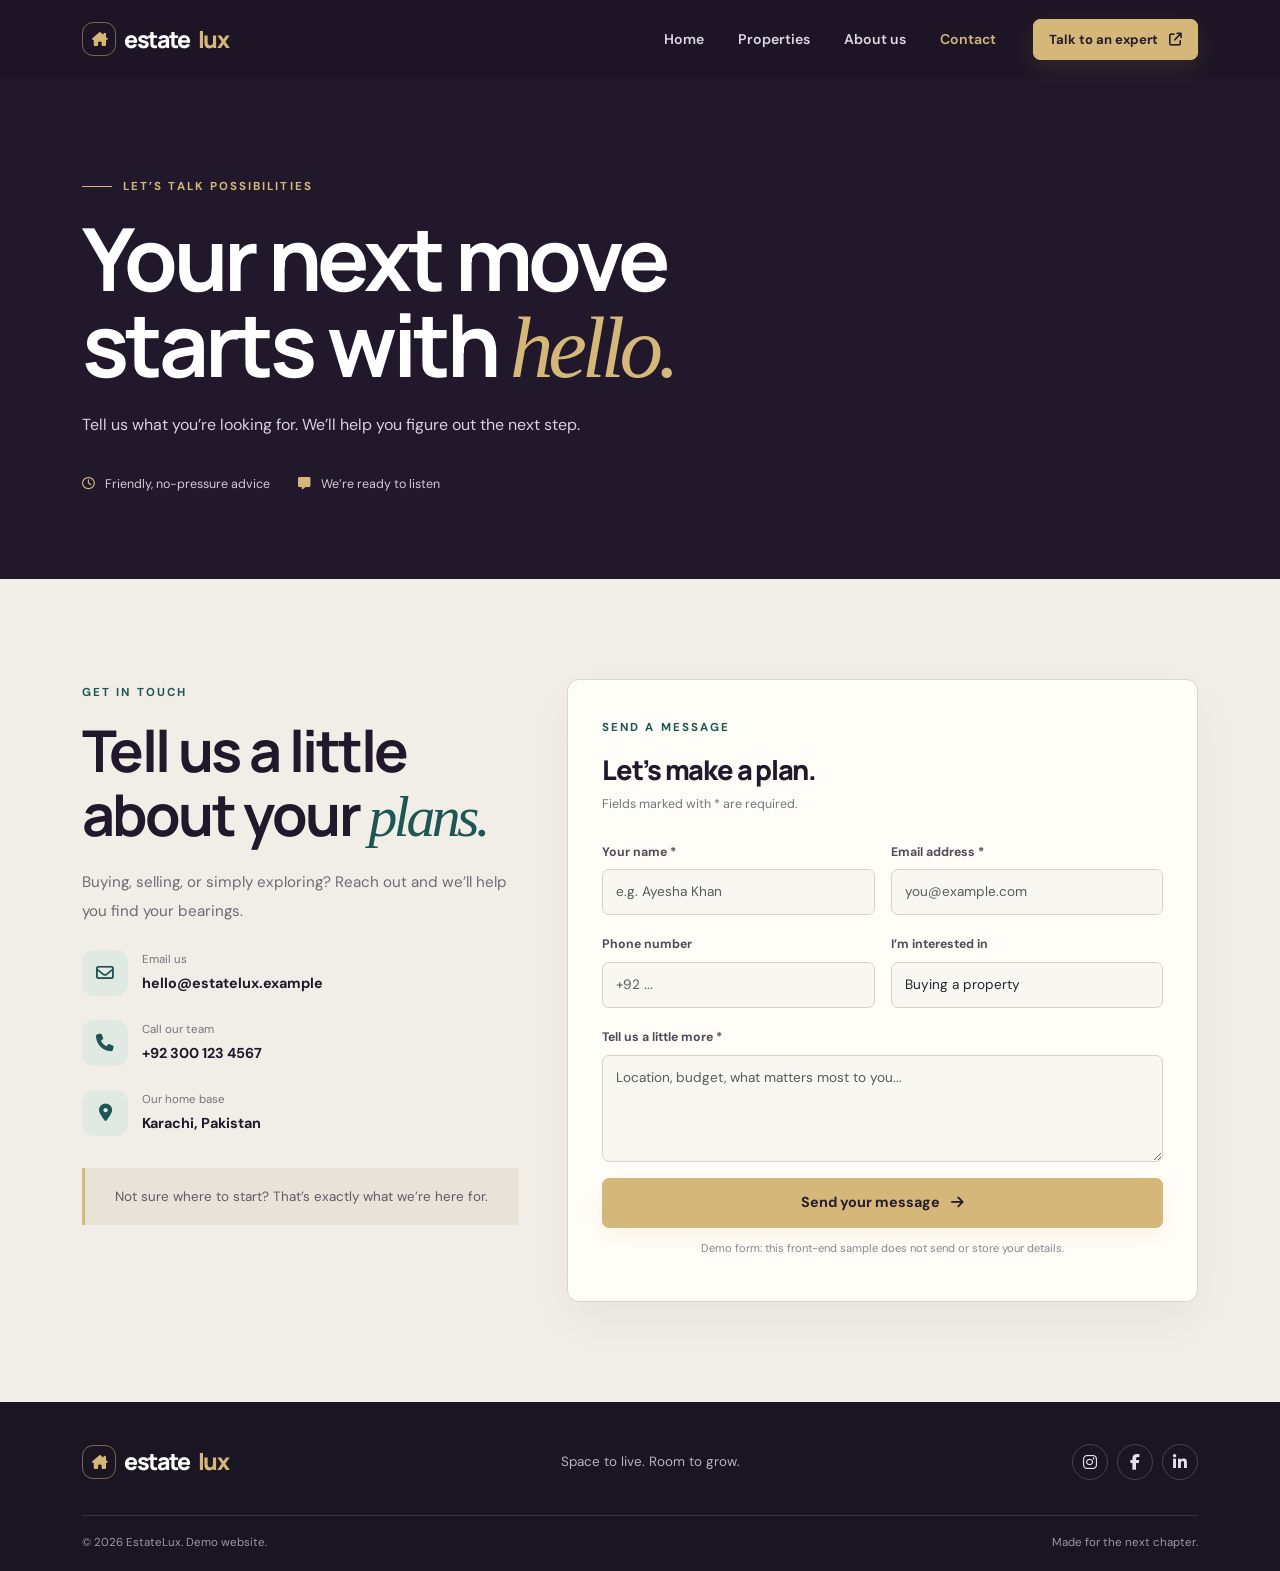
<file: contact.html>
<!DOCTYPE html>
<html lang="en">
<head>
    <meta charset="UTF-8">
    <meta name="viewport" content="width=device-width, initial-scale=1">
    <title>Contact | EstateLux</title>

    <link rel="preconnect" href="https://fonts.googleapis.com">
    <link rel="preconnect" href="https://fonts.gstatic.com" crossorigin>
    <link href="https://fonts.googleapis.com/css2?family=DM+Sans:wght@400;500;600;700&family=Manrope:wght@400;500;600;700;800&display=swap" rel="stylesheet">
    <link href="https://cdn.jsdelivr.net/npm/bootstrap@5.3.3/dist/css/bootstrap.min.css" rel="stylesheet">
    <link href="https://cdnjs.cloudflare.com/ajax/libs/font-awesome/6.5.2/css/all.min.css" rel="stylesheet">
    <link href="style.css" rel="stylesheet">
</head>
<body>

    <nav class="navbar navbar-expand-lg fixed-top site-nav">
        <div class="container">
            <a class="navbar-brand brand" href="index.html">
                <span class="brand-mark"><i class="fa-solid fa-house-chimney"></i></span>
                estate<span>lux</span>
            </a>

            <button class="navbar-toggler" type="button" data-bs-toggle="collapse" data-bs-target="#mainNav" aria-label="Toggle navigation">
                <span class="navbar-toggler-icon"></span>
            </button>

            <div class="collapse navbar-collapse" id="mainNav">
                <ul class="navbar-nav ms-auto align-items-lg-center gap-lg-2">
                    <li class="nav-item"><a class="nav-link" href="index.html">Home</a></li>
                    <li class="nav-item"><a class="nav-link" href="properties.html">Properties</a></li>
                    <li class="nav-item"><a class="nav-link" href="about.html">About us</a></li>
                    <li class="nav-item"><a class="nav-link active" href="contact.html">Contact</a></li>
                    <li class="nav-item ms-lg-3">
                        <a class="btn btn-gold nav-cta" href="#contactForm">
                            Talk to an expert <i class="fa-solid fa-arrow-up-right-from-square ms-2"></i>
                        </a>
                    </li>
                </ul>
            </div>
        </div>
    </nav>

    <header class="page-hero contact-hero">
        <div class="container">
            <span class="eyebrow">
                <span class="eyebrow-line"></span>
                Let’s talk possibilities
            </span>
            <h1>Your next move<br>starts with <em>hello.</em></h1>
            <p>Tell us what you’re looking for. We’ll help you figure out the next step.</p>

            <div class="page-hero-meta">
                <span><i class="fa-regular fa-clock me-2"></i> Friendly, no-pressure advice</span>
                <span><i class="fa-solid fa-message me-2"></i> We’re ready to listen</span>
            </div>
        </div>
    </header>

    <main>
        <section class="section-space contact-section">
            <div class="container">
                <div class="row g-5">
                    <div class="col-lg-5 reveal">
                        <span class="eyebrow dark-eyebrow">Get in touch</span>
                        <h2>Tell us a little about your <em>plans.</em></h2>
                        <p class="muted-copy">
                            Buying, selling, or simply exploring? Reach out and we’ll help you find your bearings.
                        </p>

                        <div class="contact-detail">
                            <span class="contact-icon"><i class="fa-regular fa-envelope"></i></span>
                            <div>
                                <small>Email us</small>
                                <strong>hello@estatelux.example</strong>
                            </div>
                        </div>

                        <div class="contact-detail">
                            <span class="contact-icon"><i class="fa-solid fa-phone"></i></span>
                            <div>
                                <small>Call our team</small>
                                <strong>+92 300 123 4567</strong>
                            </div>
                        </div>

                        <div class="contact-detail">
                            <span class="contact-icon"><i class="fa-solid fa-location-dot"></i></span>
                            <div>
                                <small>Our home base</small>
                                <strong>Karachi, Pakistan</strong>
                            </div>
                        </div>

                        <div class="contact-note">
                            <i class="fa-solid fa-sparkles"></i>
                            <span>Not sure where to start? That’s exactly what we’re here for.</span>
                        </div>
                    </div>

                    <div class="col-lg-7 reveal">
                        <form class="contact-form" id="contactForm">
                            <div class="form-heading">
                                <span class="eyebrow dark-eyebrow">Send a message</span>
                                <h3>Let’s make a plan.</h3>
                                <p>Fields marked with * are required.</p>
                            </div>

                            <div class="row g-3">
                                <div class="col-md-6">
                                    <label for="fullName" class="form-label">Your name *</label>
                                    <input class="form-control" id="fullName" name="name" placeholder="e.g. Ayesha Khan" required>
                                </div>

                                <div class="col-md-6">
                                    <label for="email" class="form-label">Email address *</label>
                                    <input class="form-control" type="email" id="email" name="email" placeholder="you@example.com" required>
                                </div>

                                <div class="col-md-6">
                                    <label for="phone" class="form-label">Phone number</label>
                                    <input class="form-control" id="phone" name="phone" placeholder="+92 ...">
                                </div>

                                <div class="col-md-6">
                                    <label for="interest" class="form-label">I’m interested in</label>
                                    <select class="form-select" id="interest" name="interest">
                                        <option>Buying a property</option>
                                        <option>Selling a property</option>
                                        <option>Investment advice</option>
                                        <option>Just exploring</option>
                                    </select>
                                </div>

                                <div class="col-12">
                                    <label for="message" class="form-label">Tell us a little more *</label>
                                    <textarea class="form-control" id="message" name="message" rows="4" placeholder="Location, budget, what matters most to you..." required></textarea>
                                </div>

                                <div class="col-12">
                                    <button class="btn btn-gold btn-lg w-100" type="submit">
                                        Send your message <i class="fa-solid fa-arrow-right ms-2"></i>
                                    </button>
                                    <p class="form-disclaimer">
                                        Demo form: this front-end sample does not send or store your details.
                                    </p>
                                    <div id="formFeedback" class="form-feedback" role="status" aria-live="polite"></div>
                                </div>
                            </div>
                        </form>
                    </div>
                </div>
            </div>
        </section>
    </main>

    <footer class="site-footer">
        <div class="container">
            <div class="footer-top">
                <a class="navbar-brand brand" href="index.html">
                    <span class="brand-mark"><i class="fa-solid fa-house-chimney"></i></span>
                    estate<span>lux</span>
                </a>
                <p>Space to live. Room to grow.</p>
                <div class="social-links">
                    <a href="#" aria-label="Instagram"><i class="fa-brands fa-instagram"></i></a>
                    <a href="#" aria-label="Facebook"><i class="fa-brands fa-facebook-f"></i></a>
                    <a href="#" aria-label="LinkedIn"><i class="fa-brands fa-linkedin-in"></i></a>
                </div>
            </div>

            <div class="footer-bottom">
                <span>© <span class="year"></span> EstateLux. Demo website.</span>
                <span>Made for the next chapter.</span>
            </div>
        </div>
    </footer>

    <button id="backToTop" class="back-to-top" aria-label="Back to top">
        <i class="fa-solid fa-arrow-up"></i>
    </button>

    <script src="https://code.jquery.com/jquery-3.7.1.min.js"></script>
    <script src="https://cdn.jsdelivr.net/npm/bootstrap@5.3.3/dist/js/bootstrap.bundle.min.js"></script>
    <script src="script.js"></script>
</body>
</html>
</file>
<file: style.css>
/* EstateLux — midnight plum, deep teal and muted champagne. */
:root
{
    --plum:#21182b;
    --plum-2:#30233d;
    --teal:#1e5654;
    --teal-light:#2c7770;
    --gold:#d5b779;
    --gold-bright:#e7cd91;
    --ink:#25232b;
    --muted:#77737d;
    --paper:#f1eee8;
    --paper-2:#e8e2d8;
    --white:#fffdf8;
    --line:rgba(37,35,43,.12);
    --font-head:'Manrope',sans-serif;
    --font-body:'DM Sans',sans-serif
}
*
{
    box-sizing:border-box
}
html
{
    scroll-behavior:smooth;
    scroll-padding-top:85px
}
body
{
    margin:0;
    background:var(--paper);
    color:var(--ink);
    font-family:var(--font-body);
    overflow-x:hidden
}
h1,h2,h3,h4
{
    font-family:var(--font-head);
    letter-spacing:-.045em
}
a
{
    text-decoration:none
}
img
{
    max-width:100%;
    display:block
}
.section-space
{
    padding:100px 0
}
.site-nav
{
    padding:17px 0;
    background:rgba(29,22,38,.94);
    backdrop-filter:blur(16px);
    transition:padding .3s,box-shadow .3s
}
.site-nav.scrolled
{
    padding:10px 0;
    box-shadow:0 8px 30px #140e1b30
}
.brand
{
    font-family:var(--font-head);
    font-weight:800;
    font-size:1.45rem;
    letter-spacing:-.06em;
    color:#fff!important;
    display:inline-flex;
    align-items:center;
    gap:8px
}
.brand>span:last-child
{
    color:var(--gold)
}
.brand-mark
{
    width:34px;
    height:34px;
    border:1px solid #d5b77980;
    border-radius:11px;
    display:inline-grid;
    place-items:center;
    color:var(--gold);
    font-size:14px
}
.nav-link
{
    color:#ded8e3!important;
    font-size:.88rem;
    font-weight:600;
    padding:11px 13px!important;
    transition:color .2s
}
.nav-link:hover,.nav-link.active
{
    color:var(--gold)!important
}
.navbar-toggler
{
    border:1px solid #ffffff44
}
.navbar-toggler:focus
{
    box-shadow:0 0 0 3px #d5b77940
}
.navbar-toggler-icon
{
    filter:invert(1)
}
.btn
{
    border-radius:7px;
    font-weight:700;
    font-size:.9rem;
    padding:13px 21px;
    transition:transform .25s,background .25s,border-color .25s,box-shadow .25s
}
.btn:hover
{
    transform:translateY(-3px)
}
.btn-gold
{
    background:var(--gold);
    color:#251d2b;
    border:1px solid var(--gold);
    box-shadow:0 8px 22px #d5b77920
}
.btn-gold:hover
{
    background:var(--gold-bright);
    border-color:var(--gold-bright);
    color:#251d2b;
    box-shadow:0 12px 28px #d5b77930
}
.btn-outline-light
{
    border-color:#ffffff70;
    color:#fff
}
.btn-outline-light:hover
{
    background:#fff;
    color:var(--plum)
}
.btn-dark-plum
{
    background:var(--plum);
    color:#fff;
    border:1px solid var(--plum)
}
.btn-dark-plum:hover
{
    background:var(--teal);
    color:#fff;
    border-color:var(--teal)
}
.nav-cta
{
    padding:10px 15px;
    font-size:.82rem
}
.hero
{
    min-height:740px;
    position:relative;
    color:#fff;
    background:var(--plum);
    isolation:isolate;
    overflow:hidden
}
.hero:before
{
    content:"";
    position:absolute;
    inset:0;
    background:linear-gradient(90deg,rgba(28,20,37,.96) 0%,rgba(28,20,37,.82) 43%,rgba(28,20,37,.2) 100%),url('https://images.unsplash.com/photo-1600607687939-ce8a6c25118c?auto=format&fit=crop&w=2000&q=90') center/cover;
    z-index:-2;
    animation:heroZoom 18s ease-in-out infinite alternate
}
.hero-shade
{
    position:absolute;
    inset:0;
    background:linear-gradient(0deg,#21182b 0%,transparent 32%);
    z-index:-1
}
.hero-grid
{
    position:absolute;
    inset:0;
    opacity:.11;
    background-image:linear-gradient(#ffffff20 1px,transparent 1px),linear-gradient(90deg,#ffffff20 1px,transparent 1px);
    background-size:90px 90px;
    mask-image:linear-gradient(90deg,#000,transparent 80%)
}
.hero-content
{
    position:relative;
    z-index:2
}
.hero h1,.page-hero h1
{
    font-size:clamp(3.5rem,7vw,6.5rem);
    font-weight:700;
    line-height:.99;
    margin:24px 0;
    max-width:850px
}
.hero h1 em,.page-hero h1 em,.section-heading h2 em,.about-band h2 em,.cta-inner h2 em,.mission-inner h2 em,.contact-section h2 em
{
    font-family:Georgia,serif;
    font-weight:400;
    color:var(--gold);
    letter-spacing:-.06em
}
.eyebrow
{
    display:inline-flex;
    align-items:center;
    gap:11px;
    color:var(--gold);
    font-size:.72rem;
    font-weight:700;
    letter-spacing:.18em;
    text-transform:uppercase
}
.eyebrow-line
{
    display:inline-block;
    width:30px;
    height:1px;
    background:var(--gold)
}
.dark-eyebrow
{
    color:var(--teal);
    margin-bottom:18px
}
.dark-eyebrow .eyebrow-line
{
    background:var(--teal)
}
.hero-lead
{
    font-size:1.08rem;
    line-height:1.8;
    color:#ded8e3;
    max-width:520px
}
.hero-proof
{
    display:flex;
    align-items:center;
    gap:15px
}
.proof-avatars
{
    display:flex;
    padding-left:5px
}
.proof-avatars span
{
    width:34px;
    height:34px;
    margin-left:-5px;
    border-radius:50%;
    display:grid;
    place-items:center;
    border:2px solid var(--plum);
    background:#a4b6aa;
    color:var(--plum);
    font-size:.62rem;
    font-weight:800
}
.proof-avatars span:nth-child(2)
{
    background:#d9b78a
}
.proof-avatars span:nth-child(3)
{
    background:#b7a8c5
}
.hero-proof strong,.hero-proof small
{
    display:block
}
.hero-proof strong
{
    font-size:.82rem
}
.hero-proof small
{
    color:#bfb7c6;
    font-size:.72rem;
    margin-top:3px
}
.proof-stars
{
    border-left:1px solid #ffffff30;
    padding-left:16px;
    color:var(--gold);
    font-weight:700;
    font-size:.8rem
}
.proof-stars i
{
    font-size:.72rem;
    margin-right:4px
}
.hero-note
{
    margin:240px 0 0 auto;
    max-width:315px;
    padding:22px;
    background:#241b2dd9;
    border:1px solid #ffffff28;
    border-radius:12px;
    backdrop-filter:blur(12px);
    display:flex;
    align-items:flex-start;
    gap:13px;
    animation:float 5s ease-in-out infinite
}
.note-icon
{
    width:38px;
    height:38px;
    border-radius:10px;
    background:#d5b7791f;
    color:var(--gold);
    display:grid;
    place-items:center;
    flex-shrink:0
}
.hero-note small
{
    color:#c4bacb;
    font-size:.7rem
}
.hero-note h3
{
    font-size:1.12rem;
    margin:5px 0
}
.hero-note p
{
    font-size:.78rem;
    color:#c4bacb;
    margin:0
}
.note-arrow
{
    margin-left:auto;
    color:var(--gold)
}
.hero-bottom
{
    position:absolute;
    bottom:25px;
    left:0;
    right:0;
    display:flex;
    justify-content:space-between;
    padding:0 5%;
    font-size:.62rem;
    letter-spacing:.18em;
    color:#b7aebd
}
.search-wrap
{
    position:relative;
    z-index:4;
    margin-top:-2px;
    background:var(--plum);
    padding:0 0 28px
}
.search-panel
{
    display:grid;
    grid-template-columns:1.15fr 1fr 1fr 1fr auto;
    gap:18px;
    align-items:center;
    padding:24px;
    background:var(--white);
    border-radius:12px;
    box-shadow:0 18px 50px #160f1d24;
    border:1px solid #d5b77945
}
.search-title
{
    display:flex;
    gap:12px;
    align-items:center
}
.search-icon
{
    width:42px;
    height:42px;
    border-radius:10px;
    background:#e8e2d8;
    color:var(--teal);
    display:grid;
    place-items:center
}
.search-title strong,.search-title small
{
    display:block
}
.search-title strong
{
    font-family:var(--font-head);
    font-size:.86rem
}
.search-title small
{
    font-size:.72rem;
    color:var(--muted);
    margin-top:3px
}
.search-field label
{
    display:block;
    font-size:.7rem;
    font-weight:700;
    color:var(--muted);
    margin:0 0 5px 2px
}
.search-field .form-select
{
    border:0;
    background-color:transparent;
    padding:5px 24px 5px 2px;
    font-weight:700;
    font-size:.83rem;
    color:var(--ink);
    box-shadow:none
}
.search-submit
{
    white-space:nowrap;
    padding:14px 18px
}
.stats-section
{
    padding:54px 0 65px;
    background:var(--paper)
}
.stat-card
{
    border-left:2px solid var(--gold);
    padding:3px 0 3px 22px
}
.stat-number
{
    font-family:var(--font-head);
    font-weight:800;
    font-size:clamp(2.1rem,4vw,3.2rem);
    letter-spacing:-.07em;
    color:var(--plum)
}
.stat-plus
{
    font-family:var(--font-head);
    font-weight:700;
    color:var(--teal);
    font-size:1.5rem
}
.stat-card p
{
    margin:5px 0 0;
    color:var(--muted);
    font-size:.82rem
}
.properties-section
{
    background:var(--paper)
}
.section-heading
{
    display:flex;
    justify-content:space-between;
    align-items:flex-end;
    gap:24px;
    margin-bottom:35px
}
.section-heading h2,.about-band h2,.contact-section h2
{
    font-size:clamp(2.2rem,4.5vw,3.8rem);
    font-weight:700;
    line-height:1.1;
    margin:0;
    color:var(--plum)
}
.section-heading h2 em,.about-band h2 em,.contact-section h2 em
{
    color:var(--teal)
}
.text-link
{
    font-weight:700;
    font-size:.85rem;
    color:var(--teal);
    padding-bottom:8px;
    white-space:nowrap
}
.text-link:hover
{
    color:var(--plum)
}
.filter-tabs
{
    display:flex;
    flex-wrap:wrap;
    gap:9px;
    margin:0 0 28px
}
.filter-btn
{
    border:1px solid #c9c2c9;
    background:transparent;
    border-radius:50px;
    padding:9px 17px;
    font-size:.8rem;
    font-weight:700;
    color:#625d68;
    transition:all .2s
}
.filter-btn:hover,.filter-btn.active
{
    background:var(--plum);
    border-color:var(--plum);
    color:#fff
}
.property-card
{
    height:100%;
    background:var(--white);
    border-radius:12px;
    overflow:hidden;
    border:1px solid #ddd6cc;
    transition:transform .35s,box-shadow .35s
}
.property-card:hover
{
    transform:translateY(-8px);
    box-shadow:0 20px 38px #21182b16
}
.property-image
{
    height:260px;
    position:relative;
    overflow:hidden;
    background:var(--paper-2)
}
.property-image:after
{
    content:"";
    position:absolute;
    inset:35% 0 0;
    background:linear-gradient(transparent,#1d162b8c);
    pointer-events:none
}
.property-image img
{
    width:100%;
    height:100%;
    object-fit:cover;
    transition:transform .7s
}
.property-card:hover .property-image img
{
    transform:scale(1.06)
}
.property-badge
{
    position:absolute;
    top:16px;
    left:16px;
    background:var(--gold);
    color:var(--plum);
    padding:7px 10px;
    border-radius:4px;
    font-size:.65rem;
    font-weight:800;
    z-index:1
}
.favorite-btn
{
    position:absolute;
    top:14px;
    right:14px;
    z-index:2;
    width:37px;
    height:37px;
    border:0;
    border-radius:50%;
    background:#fff;
    color:var(--plum);
    display:grid;
    place-items:center;
    transition:all .2s
}
.favorite-btn:hover,.favorite-btn.saved
{
    background:var(--plum);
    color:var(--gold)
}
.image-label
{
    position:absolute;
    bottom:14px;
    left:16px;
    z-index:1;
    color:#fff;
    font-size:.62rem;
    letter-spacing:.14em;
    font-weight:700
}
.property-info
{
    padding:22px
}
.property-location
{
    font-size:.76rem;
    color:var(--teal);
    font-weight:700
}
.property-location i
{
    margin-right:5px
}
.property-info h3
{
    font-size:1.22rem;
    font-weight:800;
    margin:12px 0 8px;
    color:var(--plum)
}
.property-price
{
    font-family:var(--font-head);
    font-size:1.1rem;
    font-weight:800;
    color:var(--teal);
    margin-bottom:18px
}
.property-features
{
    display:flex;
    justify-content:space-between;
    gap:8px;
    border-top:1px solid var(--line);
    border-bottom:1px solid var(--line);
    padding:14px 0;
    color:#77717b;
    font-size:.69rem
}
.property-features i
{
    color:var(--teal);
    margin-right:4px
}
.property-link
{
    display:flex;
    justify-content:space-between;
    align-items:center;
    margin-top:17px;
    font-size:.78rem;
    font-weight:800;
    color:var(--plum)
}
.property-link i
{
    color:var(--teal);
    transition:transform .2s
}
.property-link:hover
{
    color:var(--teal)
}
.property-link:hover i
{
    transform:translateX(4px)
}
.is-hidden
{
    display:none!important
}
.no-results
{
    margin-top:25px;
    padding:20px;
    background:var(--white);
    border-radius:8px;
    color:var(--muted)
}
.about-band
{
    background:#e7e1d7
}
.about-photo
{
    position:relative;
    border-radius:12px;
    overflow:hidden;
    min-height:420px;
    background:var(--plum)
}
.about-photo img
{
    width:100%;
    height:460px;
    object-fit:cover;
    filter:saturate(.8)
}
.photo-caption
{
    position:absolute;
    left:22px;
    bottom:22px;
    padding:18px 20px;
    background:#21182be8;
    border:1px solid #d5b77955;
    border-radius:8px;
    color:#fff;
    display:flex;
    flex-direction:column;
    gap:4px
}
.photo-caption span
{
    font-size:.62rem;
    letter-spacing:.16em;
    color:var(--gold)
}
.photo-caption strong
{
    font-family:Georgia,serif;
    font-size:1.6rem;
    font-weight:400
}
.muted-copy
{
    color:#706a75;
    line-height:1.9;
    font-size:.95rem;
    margin-top:20px
}
.check-list
{
    list-style:none;
    padding:0;
    margin:24px 0 0;
    display:grid;
    gap:14px
}
.check-list li
{
    font-weight:600;
    font-size:.86rem;
    color:#49434f
}
.check-list i
{
    color:var(--teal);
    margin-right:10px
}
.cta-section
{
    background:var(--teal);
    padding:72px 0
}
.cta-inner
{
    display:flex;
    justify-content:space-between;
    align-items:center;
    gap:35px;
    padding:0 2%
}
.cta-inner h2
{
    font-size:clamp(2.4rem,4.8vw,4rem);
    color:#fff;
    margin:17px 0 10px;
    line-height:1.05
}
.cta-inner h2 em
{
    color:var(--gold)
}
.cta-inner p
{
    color:#d0e1dc;
    margin:0
}
.cta-inner .eyebrow
{
    color:var(--gold)
}
.site-footer
{
    background:#1b1422;
    color:#fff;
    padding:42px 0 20px
}
.footer-top
{
    display:flex;
    align-items:center;
    justify-content:space-between;
    gap:20px;
    padding-bottom:35px;
    border-bottom:1px solid #ffffff20
}
.footer-top p
{
    color:#b9b0c0;
    margin:0;
    font-size:.84rem
}
.social-links
{
    display:flex;
    gap:9px
}
.social-links a
{
    width:36px;
    height:36px;
    border:1px solid #ffffff30;
    border-radius:50%;
    display:grid;
    place-items:center;
    color:#e5dfe9;
    transition:all .2s
}
.social-links a:hover
{
    background:var(--gold);
    border-color:var(--gold);
    color:var(--plum)
}
.footer-bottom
{
    display:flex;
    justify-content:space-between;
    gap:20px;
    padding-top:18px;
    color:#9f95a8;
    font-size:.72rem
}
.back-to-top
{
    position:fixed;
    right:22px;
    bottom:22px;
    width:42px;
    height:42px;
    border:0;
    border-radius:10px;
    background:var(--gold);
    color:var(--plum);
    box-shadow:0 8px 20px #0002;
    opacity:0;
    pointer-events:none;
    transform:translateY(10px);
    transition:all .25s;
    z-index:20
}
.back-to-top.show
{
    opacity:1;
    pointer-events:auto;
    transform:translateY(0)
}
/* Inner pages */.page-hero
{
    min-height:540px;
    padding:170px 0 85px;
    position:relative;
    isolation:isolate;
    overflow:hidden;
    background:var(--plum);
    color:#fff
}
.page-hero:before
{
    content:"";
    position:absolute;
    inset:0;
    background:linear-gradient(90deg,#21182bf2 0%,#21182bd9 42%,#21182b55 100%),var(--page-image) center/cover;
    z-index:-1;
    animation:heroZoom 20s ease-in-out infinite alternate
}
.properties-hero
{
    --page-image:url('https://images.unsplash.com/photo-1600047509807-ba8f99d2cdde?auto=format&fit=crop&w=1800&q=85')
}
.about-hero
{
    --page-image:url('https://images.unsplash.com/photo-1600210492486-724fe5c67fb0?auto=format&fit=crop&w=1800&q=85')
}
.contact-hero
{
    --page-image:url('https://images.unsplash.com/photo-1600607687939-ce8a6c25118c?auto=format&fit=crop&w=1800&q=85')
}
.page-hero h1
{
    font-size:clamp(3.4rem,6.8vw,5.6rem);
    margin:20px 0
}
.page-hero p
{
    max-width:540px;
    color:#d9d1df;
    line-height:1.8;
    font-size:1rem
}
.page-hero-meta
{
    display:flex;
    gap:28px;
    flex-wrap:wrap;
    margin-top:35px;
    color:#d3cbd8;
    font-size:.78rem
}
.page-hero-meta i
{
    color:var(--gold)
}
.listing-section
{
    padding-top:80px
}
.listing-search
{
    margin-bottom:30px;
    grid-template-columns:1.15fr 1fr 1fr 1fr auto
}
.listing-count
{
    color:var(--muted);
    font-size:.8rem;
    white-space:nowrap
}
.listing-count strong
{
    font-size:1.5rem;
    color:var(--teal);
    font-family:var(--font-head);
    margin-right:4px
}
.values-section
{
    background:#e7e1d7
}
.heading-copy
{
    max-width:280px;
    margin:0
}
.value-card
{
    position:relative;
    background:var(--white);
    padding:30px;
    border-radius:10px;
    border:1px solid #ddd5cb;
    height:100%;
    transition:transform .3s,box-shadow .3s
}
.value-card:hover
{
    transform:translateY(-6px);
    box-shadow:0 18px 30px #21182b12
}
.value-number
{
    position:absolute;
    top:23px;
    right:25px;
    color:#c9c0b7;
    font-size:.72rem;
    font-weight:800;
    letter-spacing:.12em
}
.value-icon
{
    width:54px;
    height:54px;
    border-radius:14px;
    background:#e2ece7;
    color:var(--teal);
    display:grid;
    place-items:center;
    font-size:1.2rem;
    margin-bottom:26px
}
.value-card h3
{
    font-size:1.3rem;
    color:var(--plum);
    font-weight:800
}
.value-card p
{
    font-size:.86rem;
    color:var(--muted);
    line-height:1.8;
    margin:12px 0 0
}
.mission-band
{
    background:var(--plum);
    padding:90px 0;
    text-align:center;
    color:#fff;
    position:relative;
    overflow:hidden
}
.mission-band:before,.mission-band:after
{
    content:"";
    position:absolute;
    width:280px;
    height:280px;
    border:1px solid #d5b77928;
    border-radius:50%;
    pointer-events:none
}
.mission-band:before
{
    left:-100px;
    top:-100px
}
.mission-band:after
{
    right:-100px;
    bottom:-130px;
    width:380px;
    height:380px
}
.mission-inner
{
    position:relative;
    z-index:1
}
.mission-inner h2
{
    font-size:clamp(2.6rem,5vw,4.6rem);
    line-height:1.1;
    margin:22px 0
}
.mission-inner p
{
    color:#c9bfce;
    margin-bottom:28px
}
.contact-section
{
    background:var(--paper)
}
.contact-section h2
{
    margin-bottom:20px
}
.contact-detail
{
    display:flex;
    gap:14px;
    align-items:center;
    margin-top:24px
}
.contact-icon
{
    width:46px;
    height:46px;
    display:grid;
    place-items:center;
    border-radius:12px;
    background:#e1e9e3;
    color:var(--teal);
    font-size:1.1rem
}
.contact-detail small,.contact-detail strong
{
    display:block
}
.contact-detail small
{
    font-size:.72rem;
    color:var(--muted);
    margin-bottom:4px
}
.contact-detail strong
{
    font-size:.9rem;
    color:var(--plum)
}
.contact-note
{
    margin-top:32px;
    padding:18px;
    border-left:3px solid var(--gold);
    background:#e8e2d8;
    color:#625a66;
    display:flex;
    gap:12px;
    line-height:1.6;
    font-size:.84rem
}
.contact-note i
{
    color:var(--teal);
    margin-top:3px
}
.contact-form
{
    padding:34px;
    background:var(--white);
    border:1px solid #ddd5cb;
    border-radius:12px;
    box-shadow:0 18px 45px #21182b0b
}
.form-heading h3
{
    font-size:1.7rem;
    font-weight:800;
    color:var(--plum);
    margin:0
}
.form-heading p
{
    font-size:.78rem;
    color:var(--muted);
    margin:8px 0 25px
}
.form-label
{
    font-size:.77rem;
    font-weight:700;
    color:#514b57
}
.contact-form .form-control,.contact-form .form-select
{
    border:1px solid #d9d1c8;
    background:#f9f7f2;
    border-radius:7px;
    padding:12px 13px;
    font-size:.85rem;
    color:var(--ink)
}
.contact-form .form-control:focus,.contact-form .form-select:focus
{
    border-color:var(--teal-light);
    box-shadow:0 0 0 3px #2c77701a;
    background:#fff
}
.contact-form textarea
{
    resize:vertical
}
.form-disclaimer
{
    font-size:.7rem;
    color:#8b8490;
    text-align:center;
    margin:12px 0 0
}
.form-feedback
{
    font-size:.83rem;
    text-align:center;
    margin-top:10px;
    color:var(--teal);
    font-weight:700
}
.reveal
{
    opacity:0;
    transform:translateY(24px);
    transition:opacity .7s ease,transform .7s ease
}
.reveal.visible
{
    opacity:1;
    transform:translateY(0)
}
.property-item.reveal
{
    transition-delay:var(--delay,0s)
}
@keyframes heroZoom
{
    from
    {
        transform:scale(1)
    }
    to
    {
        transform:scale(1.06)
    }
}
@keyframes float
{
    0%,100%
    {
        transform:translateY(0)
    }
    50%
    {
        transform:translateY(-10px)
    }
}
@media(max-width:991px)
{
    .site-nav .navbar-collapse
    {
        background:#21182b;
        padding:15px 18px;
        border-radius:10px;
        margin-top:12px
    }
    .search-panel,.listing-search
    {
        grid-template-columns:1fr 1fr
    }
    .search-title
    {
        grid-column:1/-1
    }
    .search-submit
    {
        width:100%
    }
    .hero
    {
        min-height:690px
    }
    .hero h1
    {
        font-size:clamp(3.2rem,9vw,5.4rem)
    }
    .section-space
    {
        padding:75px 0
    }
    .cta-inner
    {
        align-items:flex-start;
        flex-direction:column
    }
    .hero-note
    {
        display:none
    }
    .page-hero
    {
        min-height:490px;
        padding-top:155px
    }
    .heading-copy
    {
        max-width:100%
    }
}
@media(max-width:575px)
{
    .section-space
    {
        padding:60px 0
    }
    .hero
    {
        min-height:720px
    }
    .hero h1
    {
        font-size:3.35rem
    }
    .hero-lead
    {
        font-size:.95rem
    }
    .hero-proof
    {
        flex-wrap:wrap
    }
    .proof-stars
    {
        margin-left:4px
    }
    .search-panel,.listing-search
    {
        grid-template-columns:1fr;
        padding:20px;
        gap:15px
    }
    .search-title
    {
        grid-column:auto
    }
    .section-heading
    {
        align-items:flex-start;
        flex-direction:column;
        margin-bottom:25px
    }
    .section-heading h2,.about-band h2,.contact-section h2
    {
        font-size:2.45rem
    }
    .property-image
    {
        height:230px
    }
    .property-info
    {
        padding:18px
    }
    .property-features
    {
        font-size:.64rem
    }
    .about-photo,.about-photo img
    {
        min-height:330px;
        height:360px
    }
    .cta-section
    {
        padding:55px 0
    }
    .cta-inner h2
    {
        font-size:2.8rem
    }
    .footer-top
    {
        align-items:flex-start;
        flex-direction:column
    }
    .footer-bottom
    {
        flex-direction:column;
        gap:8px
    }
    .page-hero
    {
        padding:145px 0 65px;
        min-height:460px
    }
    .page-hero h1
    {
        font-size:3.2rem
    }
    .page-hero-meta
    {
        gap:12px;
        flex-direction:column
    }
    .contact-form
    {
        padding:23px
    }
    .listing-count
    {
        align-self:flex-start
    }
}
@media(prefers-reduced-motion:reduce)
{
    *,*::before,*::after
    {
        scroll-behavior:auto!important;
        animation-duration:.01ms!important;
        animation-iteration-count:1!important;
        transition-duration:.01ms!important
    }
    .reveal
    {
        opacity:1;
        transform:none
    }
}
</file>
